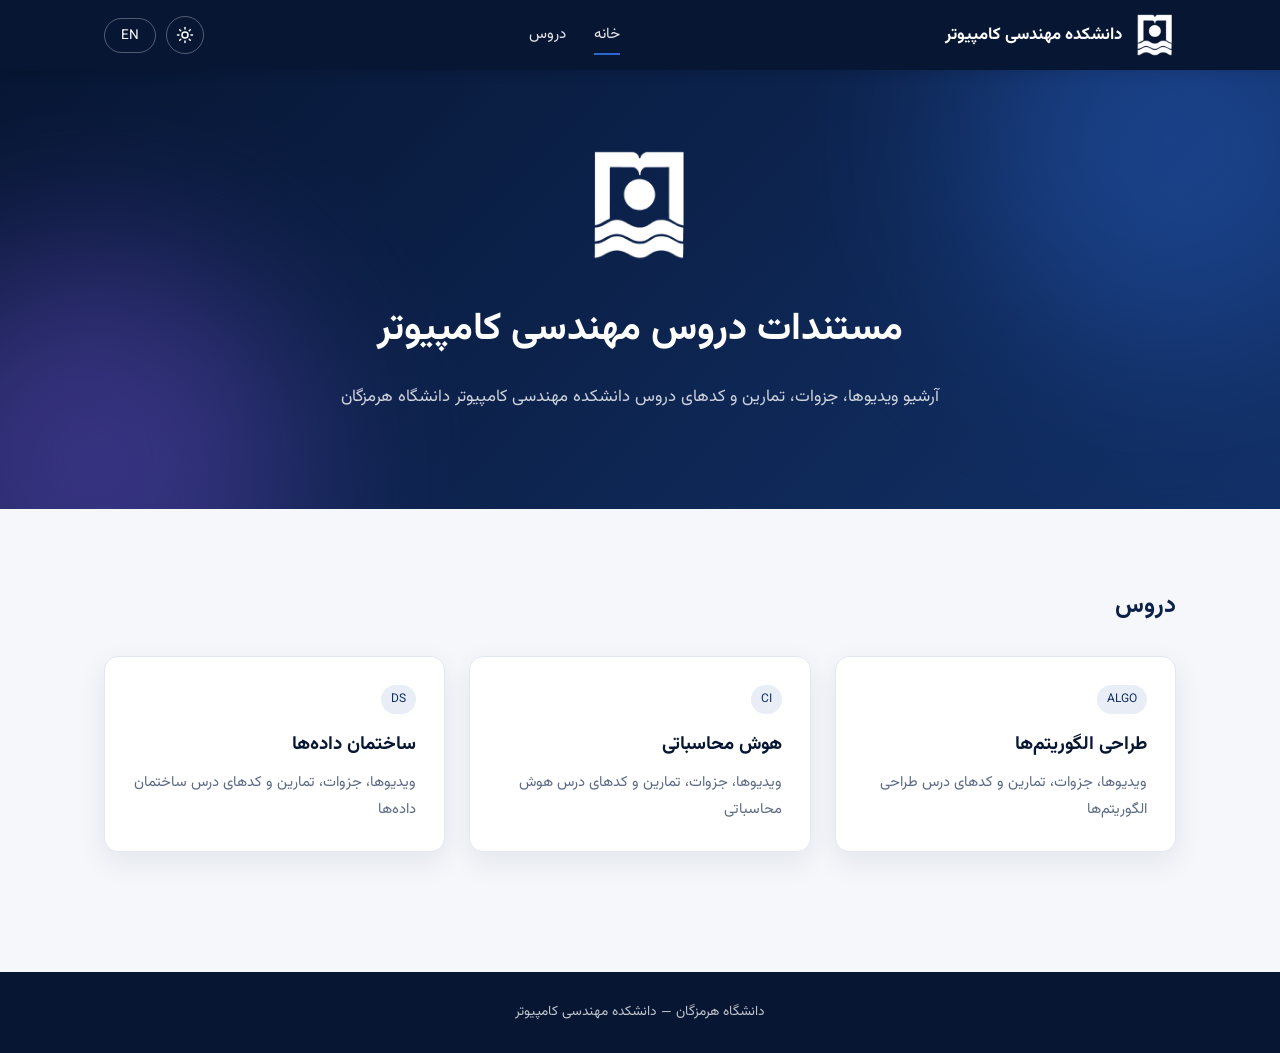
<file: index.html>
<!DOCTYPE html>
<html lang="fa" dir="rtl">
<head>
<meta charset="UTF-8">
<script>
(function () {
  var lang = localStorage.getItem("ece-docs-lang") || "fa";
  document.documentElement.lang = lang;
  document.documentElement.dir = lang === "fa" ? "rtl" : "ltr";
  document.documentElement.dataset.theme = localStorage.getItem("ece-docs-theme") || "light";
})();
</script>
<meta name="viewport" content="width=device-width, initial-scale=1.0">
<title data-fa="مستندات مهندسی کامپیوتر هرمزگان" data-en="Hormozgan ECE Docs">مستندات مهندسی کامپیوتر هرمزگان</title>
<link rel="icon" href="assets/img/logo-navy.png">
<link rel="preconnect" href="https://fonts.googleapis.com">
<link rel="preconnect" href="https://fonts.gstatic.com" crossorigin>
<link href="https://fonts.googleapis.com/css2?family=Vazirmatn:wght@400;600;700&display=swap" rel="stylesheet">
<link rel="stylesheet" href="assets/css/style.css">
</head>
<body>
<div id="scroll-progress"></div>
<header class="site-header">
  <div class="container">
    <a class="brand" href="index.html">
      <img src="assets/img/logo-white.png" alt="Hormozgan University logo">
      <span data-fa="دانشکده مهندسی کامپیوتر" data-en="Faculty of Computer Engineering">دانشکده مهندسی کامپیوتر</span>
    </a>
    <nav class="main-nav">
      <a href="index.html" class="active" data-fa="خانه" data-en="Home">خانه</a>
      <a href="#courses" data-fa="دروس" data-en="Courses">دروس</a>
    </nav>
    <div class="header-actions">
      <button class="theme-toggle" type="button" aria-label="تغییر پوسته">
        <svg class="icon-sun" viewBox="0 0 24 24" fill="none" stroke="currentColor" stroke-width="2" stroke-linecap="round"><circle cx="12" cy="12" r="4"></circle><path d="M12 2v2M12 20v2M4.93 4.93l1.41 1.41M17.66 17.66l1.41 1.41M2 12h2M20 12h2M4.93 19.07l1.41-1.41M17.66 6.34l1.41-1.41"></path></svg>
        <svg class="icon-moon" viewBox="0 0 24 24" fill="none" stroke="currentColor" stroke-width="2" stroke-linecap="round" stroke-linejoin="round"><path d="M21 12.79A9 9 0 1 1 11.21 3 7 7 0 0 0 21 12.79z"></path></svg>
      </button>
      <button class="lang-toggle" type="button">EN</button>
    </div>
  </div>
</header>

<section class="hero">
  <div class="hero-glow hero-glow-a"></div>
  <div class="hero-glow hero-glow-b"></div>
  <div class="container">
    <img class="hero-logo" src="assets/img/logo-white.png" alt="University of Hormozgan">
    <h1 data-fa="مستندات دروس مهندسی کامپیوتر" data-en="Computer Engineering Course Docs">مستندات دروس مهندسی کامپیوتر</h1>
    <p data-fa="آرشیو ویدیوها، جزوات، تمارین و کدهای دروس دانشکده مهندسی کامپیوتر دانشگاه هرمزگان" data-en="An archive of videos, notes, exercises, and code for the Faculty of Computer Engineering, University of Hormozgan">آرشیو ویدیوها، جزوات، تمارین و کدهای دروس دانشکده مهندسی کامپیوتر دانشگاه هرمزگان</p>
  </div>
</section>

<main class="container">
  <section id="courses" class="section">
    <h2 data-fa="دروس" data-en="Courses">دروس</h2>
    <div id="course-grid" class="course-grid"></div>
  </section>
</main>

<footer class="site-footer">
  <div class="container">
    <span data-fa="دانشگاه هرمزگان — دانشکده مهندسی کامپیوتر" data-en="University of Hormozgan — Faculty of Computer Engineering">دانشگاه هرمزگان — دانشکده مهندسی کامپیوتر</span>
  </div>
</footer>

<script src="assets/js/main.js" defer></script>
</body>
</html>
</file>
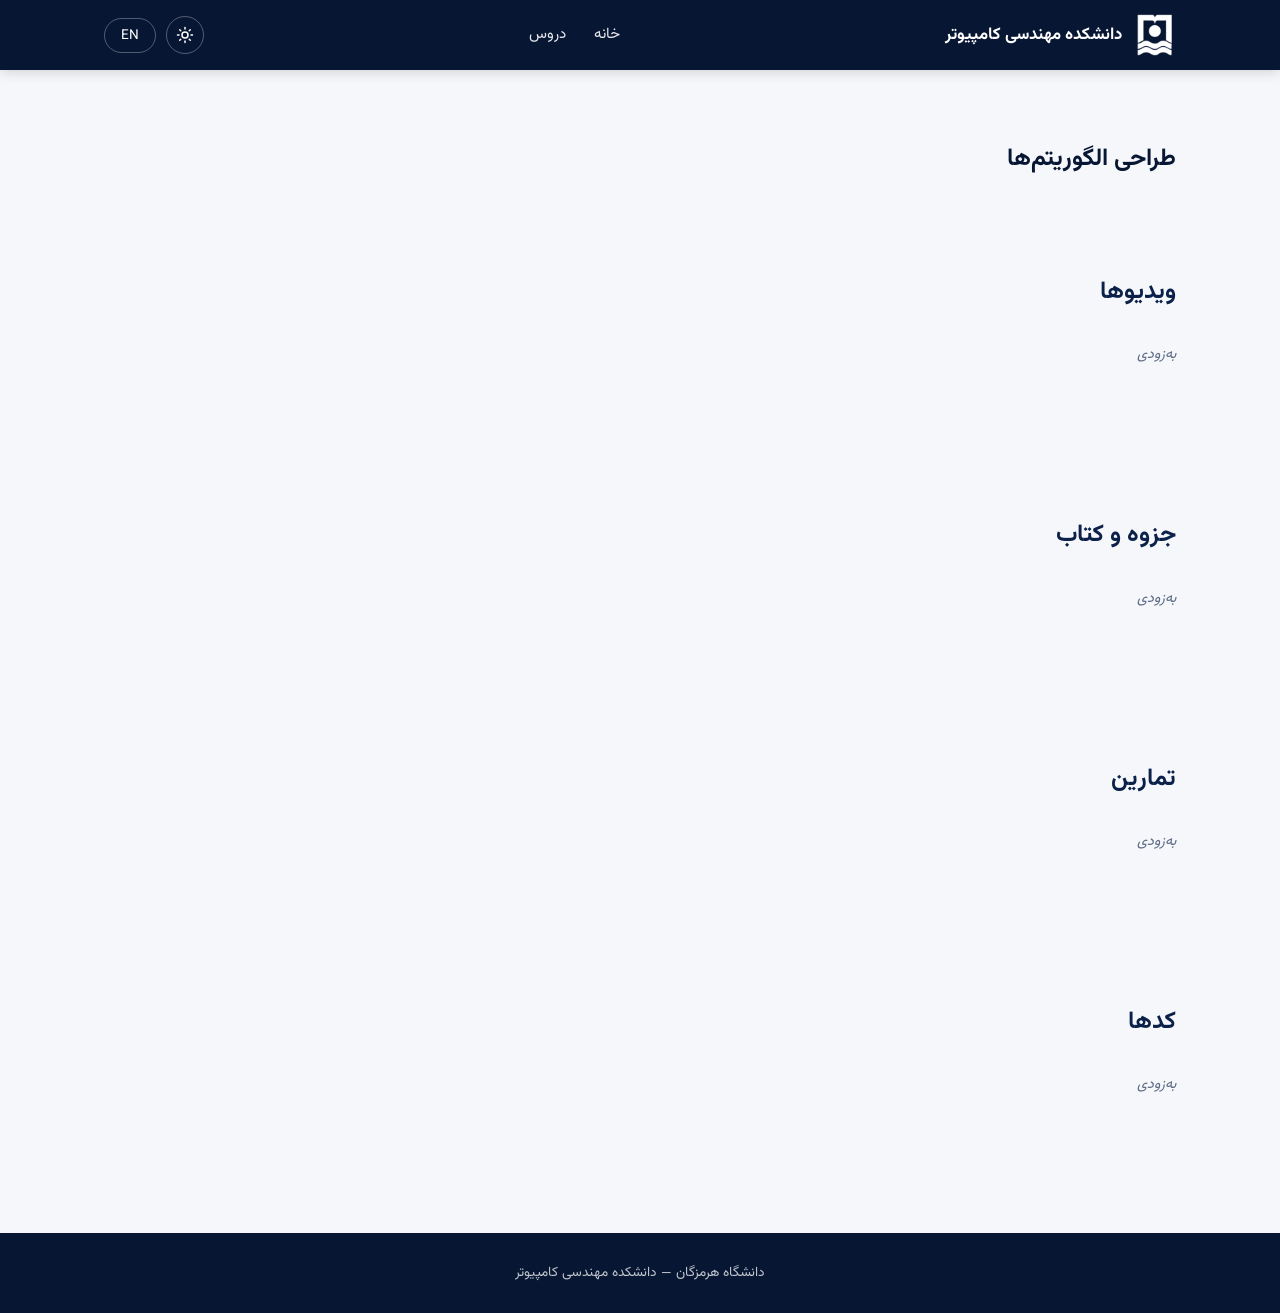
<file: courses/Algo/index.html>
<!DOCTYPE html>
<html lang="fa" dir="rtl">
<head>
<meta charset="UTF-8">
<script>
(function () {
  var lang = localStorage.getItem("ece-docs-lang") || "fa";
  document.documentElement.lang = lang;
  document.documentElement.dir = lang === "fa" ? "rtl" : "ltr";
  document.documentElement.dataset.theme = localStorage.getItem("ece-docs-theme") || "light";
})();
</script>
<meta name="viewport" content="width=device-width, initial-scale=1.0">
<title data-fa="طراحی الگوریتم‌ها | مستندات مهندسی کامپیوتر هرمزگان" data-en="Algorithm Design | Hormozgan ECE Docs">طراحی الگوریتم‌ها</title>
<link rel="icon" href="../../assets/img/logo-navy.png">
<link rel="preconnect" href="https://fonts.googleapis.com">
<link rel="preconnect" href="https://fonts.gstatic.com" crossorigin>
<link href="https://fonts.googleapis.com/css2?family=Vazirmatn:wght@400;600;700&display=swap" rel="stylesheet">
<link rel="stylesheet" href="../../assets/css/style.css">
</head>
<body>
<div id="scroll-progress"></div>
<header class="site-header">
  <div class="container">
    <a class="brand" href="../../index.html">
      <img src="../../assets/img/logo-white.png" alt="Hormozgan University logo">
      <span data-fa="دانشکده مهندسی کامپیوتر" data-en="Faculty of Computer Engineering">دانشکده مهندسی کامپیوتر</span>
    </a>
    <nav class="main-nav">
      <a href="../../index.html" data-fa="خانه" data-en="Home">خانه</a>
      <a href="../../index.html#courses" data-fa="دروس" data-en="Courses">دروس</a>
    </nav>
    <div class="header-actions">
      <button class="theme-toggle" type="button" aria-label="تغییر پوسته">
        <svg class="icon-sun" viewBox="0 0 24 24" fill="none" stroke="currentColor" stroke-width="2" stroke-linecap="round"><circle cx="12" cy="12" r="4"></circle><path d="M12 2v2M12 20v2M4.93 4.93l1.41 1.41M17.66 17.66l1.41 1.41M2 12h2M20 12h2M4.93 19.07l1.41-1.41M17.66 6.34l1.41-1.41"></path></svg>
        <svg class="icon-moon" viewBox="0 0 24 24" fill="none" stroke="currentColor" stroke-width="2" stroke-linecap="round" stroke-linejoin="round"><path d="M21 12.79A9 9 0 1 1 11.21 3 7 7 0 0 0 21 12.79z"></path></svg>
      </button>
      <button class="lang-toggle" type="button">EN</button>
    </div>
  </div>
</header>

<section class="course-header container">
  <h1 data-fa="طراحی الگوریتم‌ها" data-en="Algorithm Design">طراحی الگوریتم‌ها</h1>
</section>

<main class="container">
  <section class="section reveal">
    <h2 data-fa="ویدیوها" data-en="Videos">ویدیوها</h2>
    <div id="video-section-body"></div>
  </section>

  <section class="section reveal">
    <h2 data-fa="جزوه و کتاب" data-en="Notes &amp; Books">جزوه و کتاب</h2>
    <div id="notes-section-body"></div>
  </section>

  <section class="section reveal">
    <h2 data-fa="تمارین" data-en="Exercises">تمارین</h2>
    <div id="exercises-section-body"></div>
  </section>

  <section class="section reveal">
    <h2 data-fa="کدها" data-en="Code">کدها</h2>
    <div id="code-section-body"></div>
  </section>
</main>

<footer class="site-footer">
  <div class="container">
    <span data-fa="دانشگاه هرمزگان — دانشکده مهندسی کامپیوتر" data-en="University of Hormozgan — Faculty of Computer Engineering">دانشگاه هرمزگان — دانشکده مهندسی کامپیوتر</span>
  </div>
</footer>

<script src="../../assets/js/main.js" defer></script>
<script src="../../assets/js/course.js" defer></script>
</body>
</html>
</file>
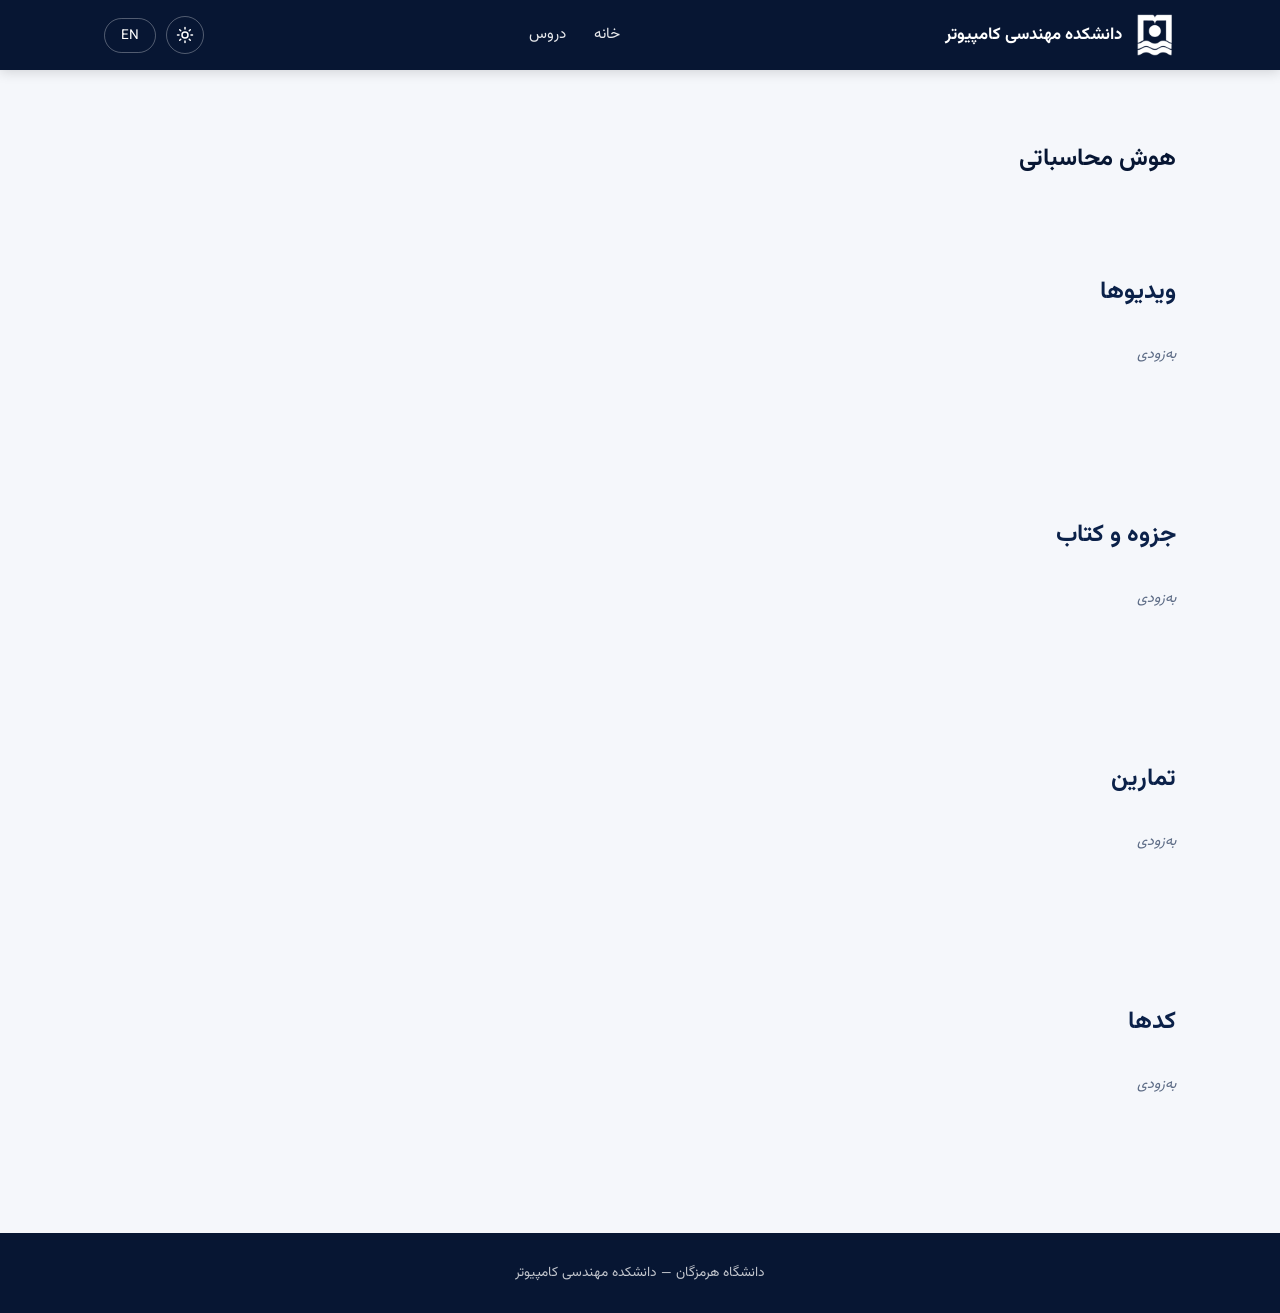
<file: courses/CI/index.html>
<!DOCTYPE html>
<html lang="fa" dir="rtl">
<head>
<meta charset="UTF-8">
<script>
(function () {
  var lang = localStorage.getItem("ece-docs-lang") || "fa";
  document.documentElement.lang = lang;
  document.documentElement.dir = lang === "fa" ? "rtl" : "ltr";
  document.documentElement.dataset.theme = localStorage.getItem("ece-docs-theme") || "light";
})();
</script>
<meta name="viewport" content="width=device-width, initial-scale=1.0">
<title data-fa="هوش محاسباتی | مستندات مهندسی کامپیوتر هرمزگان" data-en="Computational Intelligence | Hormozgan ECE Docs">هوش محاسباتی</title>
<link rel="icon" href="../../assets/img/logo-navy.png">
<link rel="preconnect" href="https://fonts.googleapis.com">
<link rel="preconnect" href="https://fonts.gstatic.com" crossorigin>
<link href="https://fonts.googleapis.com/css2?family=Vazirmatn:wght@400;600;700&display=swap" rel="stylesheet">
<link rel="stylesheet" href="../../assets/css/style.css">
</head>
<body>
<div id="scroll-progress"></div>
<header class="site-header">
  <div class="container">
    <a class="brand" href="../../index.html">
      <img src="../../assets/img/logo-white.png" alt="Hormozgan University logo">
      <span data-fa="دانشکده مهندسی کامپیوتر" data-en="Faculty of Computer Engineering">دانشکده مهندسی کامپیوتر</span>
    </a>
    <nav class="main-nav">
      <a href="../../index.html" data-fa="خانه" data-en="Home">خانه</a>
      <a href="../../index.html#courses" data-fa="دروس" data-en="Courses">دروس</a>
    </nav>
    <div class="header-actions">
      <button class="theme-toggle" type="button" aria-label="تغییر پوسته">
        <svg class="icon-sun" viewBox="0 0 24 24" fill="none" stroke="currentColor" stroke-width="2" stroke-linecap="round"><circle cx="12" cy="12" r="4"></circle><path d="M12 2v2M12 20v2M4.93 4.93l1.41 1.41M17.66 17.66l1.41 1.41M2 12h2M20 12h2M4.93 19.07l1.41-1.41M17.66 6.34l1.41-1.41"></path></svg>
        <svg class="icon-moon" viewBox="0 0 24 24" fill="none" stroke="currentColor" stroke-width="2" stroke-linecap="round" stroke-linejoin="round"><path d="M21 12.79A9 9 0 1 1 11.21 3 7 7 0 0 0 21 12.79z"></path></svg>
      </button>
      <button class="lang-toggle" type="button">EN</button>
    </div>
  </div>
</header>

<section class="course-header container">
  <h1 data-fa="هوش محاسباتی" data-en="Computational Intelligence">هوش محاسباتی</h1>
</section>

<main class="container">
  <section class="section reveal">
    <h2 data-fa="ویدیوها" data-en="Videos">ویدیوها</h2>
    <div id="video-section-body"></div>
  </section>

  <section class="section reveal">
    <h2 data-fa="جزوه و کتاب" data-en="Notes &amp; Books">جزوه و کتاب</h2>
    <div id="notes-section-body"></div>
  </section>

  <section class="section reveal">
    <h2 data-fa="تمارین" data-en="Exercises">تمارین</h2>
    <div id="exercises-section-body"></div>
  </section>

  <section class="section reveal">
    <h2 data-fa="کدها" data-en="Code">کدها</h2>
    <div id="code-section-body"></div>
  </section>
</main>

<footer class="site-footer">
  <div class="container">
    <span data-fa="دانشگاه هرمزگان — دانشکده مهندسی کامپیوتر" data-en="University of Hormozgan — Faculty of Computer Engineering">دانشگاه هرمزگان — دانشکده مهندسی کامپیوتر</span>
  </div>
</footer>

<script src="../../assets/js/main.js" defer></script>
<script src="../../assets/js/course.js" defer></script>
</body>
</html>
</file>
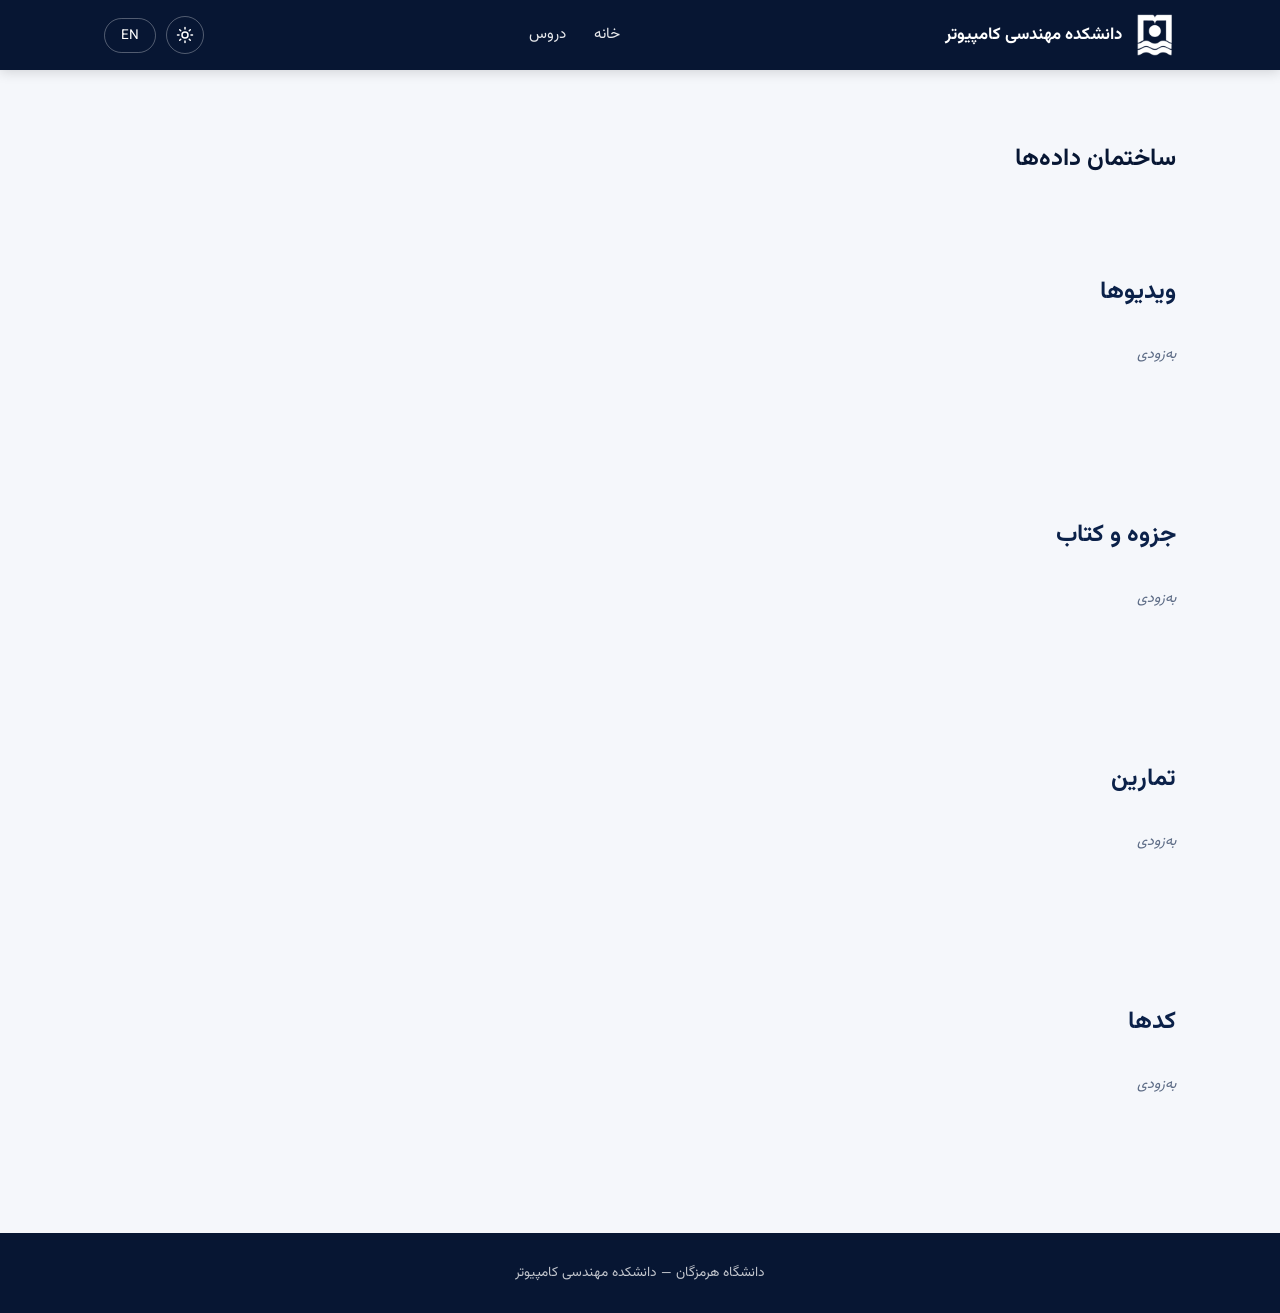
<file: courses/DS/index.html>
<!DOCTYPE html>
<html lang="fa" dir="rtl">
<head>
<meta charset="UTF-8">
<script>
(function () {
  var lang = localStorage.getItem("ece-docs-lang") || "fa";
  document.documentElement.lang = lang;
  document.documentElement.dir = lang === "fa" ? "rtl" : "ltr";
  document.documentElement.dataset.theme = localStorage.getItem("ece-docs-theme") || "light";
})();
</script>
<meta name="viewport" content="width=device-width, initial-scale=1.0">
<title data-fa="ساختمان داده‌ها | مستندات مهندسی کامپیوتر هرمزگان" data-en="Data Structures | Hormozgan ECE Docs">ساختمان داده‌ها</title>
<link rel="icon" href="../../assets/img/logo-navy.png">
<link rel="preconnect" href="https://fonts.googleapis.com">
<link rel="preconnect" href="https://fonts.gstatic.com" crossorigin>
<link href="https://fonts.googleapis.com/css2?family=Vazirmatn:wght@400;600;700&display=swap" rel="stylesheet">
<link rel="stylesheet" href="../../assets/css/style.css">
</head>
<body>
<div id="scroll-progress"></div>
<header class="site-header">
  <div class="container">
    <a class="brand" href="../../index.html">
      <img src="../../assets/img/logo-white.png" alt="Hormozgan University logo">
      <span data-fa="دانشکده مهندسی کامپیوتر" data-en="Faculty of Computer Engineering">دانشکده مهندسی کامپیوتر</span>
    </a>
    <nav class="main-nav">
      <a href="../../index.html" data-fa="خانه" data-en="Home">خانه</a>
      <a href="../../index.html#courses" data-fa="دروس" data-en="Courses">دروس</a>
    </nav>
    <div class="header-actions">
      <button class="theme-toggle" type="button" aria-label="تغییر پوسته">
        <svg class="icon-sun" viewBox="0 0 24 24" fill="none" stroke="currentColor" stroke-width="2" stroke-linecap="round"><circle cx="12" cy="12" r="4"></circle><path d="M12 2v2M12 20v2M4.93 4.93l1.41 1.41M17.66 17.66l1.41 1.41M2 12h2M20 12h2M4.93 19.07l1.41-1.41M17.66 6.34l1.41-1.41"></path></svg>
        <svg class="icon-moon" viewBox="0 0 24 24" fill="none" stroke="currentColor" stroke-width="2" stroke-linecap="round" stroke-linejoin="round"><path d="M21 12.79A9 9 0 1 1 11.21 3 7 7 0 0 0 21 12.79z"></path></svg>
      </button>
      <button class="lang-toggle" type="button">EN</button>
    </div>
  </div>
</header>

<section class="course-header container">
  <h1 data-fa="ساختمان داده‌ها" data-en="Data Structures">ساختمان داده‌ها</h1>
</section>

<main class="container">
  <section class="section reveal">
    <h2 data-fa="ویدیوها" data-en="Videos">ویدیوها</h2>
    <div id="video-section-body"></div>
  </section>

  <section class="section reveal">
    <h2 data-fa="جزوه و کتاب" data-en="Notes &amp; Books">جزوه و کتاب</h2>
    <div id="notes-section-body"></div>
  </section>

  <section class="section reveal">
    <h2 data-fa="تمارین" data-en="Exercises">تمارین</h2>
    <div id="exercises-section-body"></div>
  </section>

  <section class="section reveal">
    <h2 data-fa="کدها" data-en="Code">کدها</h2>
    <div id="code-section-body"></div>
  </section>
</main>

<footer class="site-footer">
  <div class="container">
    <span data-fa="دانشگاه هرمزگان — دانشکده مهندسی کامپیوتر" data-en="University of Hormozgan — Faculty of Computer Engineering">دانشگاه هرمزگان — دانشکده مهندسی کامپیوتر</span>
  </div>
</footer>

<script src="../../assets/js/main.js" defer></script>
<script src="../../assets/js/course.js" defer></script>
</body>
</html>
</file>
<file: assets/css/style.css>
:root {
  --navy-900: #071633;
  --navy-800: #0b2149;
  --navy-700: #123067;
  --navy-600: #1c4180;
  --navy-100: #e8edf6;
  --accent: #2f6fe0;
  --accent-2: #8b5cf6;
  --bg: #f5f7fb;
  --surface: #ffffff;
  --text: #101a2e;
  --text-muted: #5c6b85;
  --border: #e2e7f0;
  --badge-bg: var(--navy-100);
  --badge-text: var(--navy-700);
  --radius: 14px;
  --shadow: 0 10px 30px rgba(7, 22, 51, 0.08);
  --shadow-hover: 0 20px 45px rgba(47, 111, 224, 0.22);
  --transition: 220ms ease;
  --theme-transition: background-color 400ms ease, color 400ms ease, border-color 400ms ease;
  color-scheme: light;
}

:root[data-theme="dark"] {
  --accent: #7db8ff;
  --accent-2: #a78bfa;
  --bg: #060b16;
  --surface: #101a2e;
  --text: #e9edf7;
  --text-muted: #93a0bf;
  --border: rgba(255, 255, 255, 0.1);
  --badge-bg: rgba(125, 184, 255, 0.14);
  --badge-text: #9cc9ff;
  --shadow: 0 10px 30px rgba(0, 0, 0, 0.5);
  --shadow-hover: 0 22px 50px rgba(125, 184, 255, 0.25);
  color-scheme: dark;
}

* { box-sizing: border-box; }

html, body { margin: 0; padding: 0; }

body {
  font-family: "Vazirmatn", "Segoe UI", Tahoma, sans-serif;
  background: var(--bg);
  color: var(--text);
  line-height: 1.8;
  -webkit-font-smoothing: antialiased;
  opacity: 0;
  animation: page-fade 500ms ease forwards;
  transition: var(--theme-transition);
}

@keyframes page-fade {
  to { opacity: 1; }
}

a { color: inherit; text-decoration: none; }

.container {
  max-width: 1120px;
  margin-inline: auto;
  padding-inline: 24px;
}

#scroll-progress {
  position: fixed;
  top: 0;
  left: 0;
  height: 3px;
  width: 0%;
  background: linear-gradient(90deg, var(--accent), var(--accent-2));
  z-index: 100;
  transition: width 120ms linear;
}

.site-header {
  position: sticky;
  top: 0;
  z-index: 50;
  background: var(--navy-900);
  color: #fff;
  box-shadow: 0 2px 12px rgba(0, 0, 0, 0.15);
}

.site-header .container {
  display: flex;
  align-items: center;
  justify-content: space-between;
  padding-block: 14px;
  gap: 16px;
  flex-wrap: wrap;
}

.brand {
  display: flex;
  align-items: center;
  gap: 12px;
  font-weight: 700;
  font-size: 1.05rem;
}

.brand img {
  height: 42px;
  width: 42px;
  object-fit: contain;
  animation: logo-float 4s ease-in-out infinite;
}

@keyframes logo-float {
  0%, 100% { transform: translateY(0); }
  50% { transform: translateY(-4px); }
}

.main-nav {
  display: flex;
  align-items: center;
  gap: 28px;
}

.main-nav a {
  position: relative;
  font-size: 0.95rem;
  opacity: 0.9;
  padding-block: 4px;
}

.main-nav a::after {
  content: "";
  position: absolute;
  inset-inline-start: 0;
  bottom: -2px;
  height: 2px;
  width: 0;
  background: var(--accent);
  transition: width var(--transition);
}

.main-nav a:hover::after,
.main-nav a.active::after {
  width: 100%;
}

.header-actions {
  display: flex;
  align-items: center;
  gap: 10px;
}

.lang-toggle {
  border: 1px solid rgba(255, 255, 255, 0.3);
  background: transparent;
  color: #fff;
  border-radius: 999px;
  padding: 6px 16px;
  font-family: inherit;
  font-size: 0.85rem;
  cursor: pointer;
  transition: transform var(--transition), background var(--transition);
}

.lang-toggle:hover { background: rgba(255, 255, 255, 0.12); }
.lang-toggle:active { transform: scale(0.94); }

.theme-toggle {
  position: relative;
  width: 38px;
  height: 38px;
  border-radius: 999px;
  border: 1px solid rgba(255, 255, 255, 0.3);
  background: transparent;
  cursor: pointer;
  display: flex;
  align-items: center;
  justify-content: center;
  overflow: hidden;
  transition: transform var(--transition), background var(--transition);
}

.theme-toggle:hover { background: rgba(255, 255, 255, 0.12); }
.theme-toggle:active { transform: scale(0.9); }

.theme-toggle svg {
  position: absolute;
  top: 0;
  right: 0;
  bottom: 0;
  left: 0;
  margin: auto;
  width: 18px;
  height: 18px;
  color: #fff;
  transition: transform 420ms ease, opacity 420ms ease;
}

.theme-toggle .icon-sun {
  opacity: 1;
  transform: rotate(0deg) scale(1);
}

.theme-toggle .icon-moon {
  opacity: 0;
  transform: rotate(-90deg) scale(0.5);
}

:root[data-theme="dark"] .theme-toggle .icon-sun {
  opacity: 0;
  transform: rotate(90deg) scale(0.5);
}

:root[data-theme="dark"] .theme-toggle .icon-moon {
  opacity: 1;
  transform: rotate(0deg) scale(1);
}

.hero {
  position: relative;
  background: linear-gradient(135deg, var(--navy-900), var(--navy-700));
  color: #fff;
  padding-block: 80px;
  text-align: center;
  overflow: hidden;
}

.hero-glow {
  position: absolute;
  width: 420px;
  height: 420px;
  border-radius: 50%;
  filter: blur(90px);
  opacity: 0.35;
  pointer-events: none;
}

.hero-glow-a {
  background: var(--accent);
  top: -140px;
  inset-inline-start: -100px;
  animation: drift-a 16s ease-in-out infinite alternate;
}

.hero-glow-b {
  background: var(--accent-2);
  bottom: -160px;
  inset-inline-end: -120px;
  animation: drift-b 20s ease-in-out infinite alternate;
}

@keyframes drift-a {
  from { transform: translate(0, 0); }
  to { transform: translate(60px, 40px); }
}

@keyframes drift-b {
  from { transform: translate(0, 0); }
  to { transform: translate(-50px, -30px); }
}

.hero .container {
  position: relative;
  z-index: 1;
}

.hero img.hero-logo {
  height: 110px;
  margin-bottom: 24px;
  animation: hero-in 700ms ease both, logo-float 5s ease-in-out 700ms infinite;
}

.hero h1 {
  font-size: clamp(1.6rem, 3vw, 2.6rem);
  margin: 0 0 12px;
  animation: hero-in 700ms ease 150ms both;
}

.hero p {
  color: rgba(255, 255, 255, 0.8);
  max-width: 620px;
  margin-inline: auto;
  font-size: 1.05rem;
  animation: hero-in 700ms ease 300ms both;
}

@keyframes hero-in {
  from { opacity: 0; transform: translateY(18px); }
  to { opacity: 1; transform: translateY(0); }
}

.section {
  padding-block: 56px;
}

.section h2 {
  font-size: 1.5rem;
  margin-bottom: 28px;
  color: var(--navy-800);
}

:root[data-theme="dark"] .section h2 {
  color: var(--text);
}

.reveal {
  opacity: 0;
  transform: translateY(24px);
  transition: opacity 600ms ease, transform 600ms ease;
}

.reveal.is-visible {
  opacity: 1;
  transform: translateY(0);
}

.course-grid {
  display: grid;
  grid-template-columns: repeat(auto-fit, minmax(260px, 1fr));
  gap: 24px;
}

.course-card {
  background: var(--surface);
  border: 1px solid var(--border);
  border-radius: var(--radius);
  padding: 28px;
  box-shadow: var(--shadow);
  transition: transform var(--transition), box-shadow var(--transition), var(--theme-transition);
  display: block;
}

.course-card:hover {
  transform: translateY(-6px) scale(1.01);
  box-shadow: var(--shadow-hover);
}

.course-card .badge {
  display: inline-block;
  background: var(--badge-bg);
  color: var(--badge-text);
  font-size: 0.75rem;
  padding: 4px 10px;
  border-radius: 999px;
  margin-bottom: 14px;
  transition: var(--theme-transition);
}

.course-card h3 {
  margin: 0 0 8px;
  color: var(--navy-900);
}

:root[data-theme="dark"] .course-card h3 {
  color: var(--text);
}

.course-card p {
  color: var(--text-muted);
  font-size: 0.92rem;
  margin: 0;
}

.course-header {
  padding-block: 48px 8px;
}

.course-header h1 {
  color: var(--navy-900);
  margin-bottom: 6px;
}

:root[data-theme="dark"] .course-header h1 {
  color: var(--text);
}

.player-wrap {
  display: grid;
  grid-template-columns: 2fr 1fr;
  gap: 24px;
  align-items: start;
}

@media (max-width: 760px) {
  .player-wrap { grid-template-columns: 1fr; }
}

video#player {
  width: 100%;
  border-radius: var(--radius);
  background: #000;
  box-shadow: var(--shadow);
}

.download-link {
  display: inline-flex;
  align-items: center;
  gap: 8px;
  margin-top: 14px;
  color: var(--accent);
  font-weight: 600;
  font-size: 0.9rem;
}

.session-list {
  list-style: none;
  margin: 0;
  padding: 0;
  display: flex;
  flex-direction: column;
  gap: 10px;
}

.session-list li button {
  width: 100%;
  text-align: start;
  background: var(--surface);
  color: var(--text);
  border: 1px solid var(--border);
  border-radius: 10px;
  padding: 12px 16px;
  font-family: inherit;
  font-size: 0.9rem;
  cursor: pointer;
  transition: border-color var(--transition), background var(--transition), var(--theme-transition);
}

.session-list li button:hover {
  border-color: var(--accent);
}

.session-list li button.active {
  background: var(--navy-900);
  color: #fff;
  border-color: var(--navy-900);
}

.resource-list {
  list-style: none;
  margin: 0;
  padding: 0;
  display: grid;
  grid-template-columns: repeat(auto-fit, minmax(220px, 1fr));
  gap: 14px;
}

.resource-list li a {
  display: block;
  background: var(--surface);
  color: var(--text);
  border: 1px solid var(--border);
  border-radius: 10px;
  padding: 14px 16px;
  font-size: 0.92rem;
  transition: transform var(--transition), border-color var(--transition), box-shadow var(--transition), var(--theme-transition);
}

.resource-list li a:hover {
  transform: translateY(-3px);
  border-color: var(--accent);
  box-shadow: var(--shadow-hover);
}

.placeholder {
  color: var(--text-muted);
  font-size: 0.9rem;
  font-style: italic;
}

.site-footer {
  background: var(--navy-900);
  color: rgba(255, 255, 255, 0.75);
  text-align: center;
  padding-block: 28px;
  margin-top: 64px;
  font-size: 0.85rem;
}

@media (prefers-reduced-motion: reduce) {
  *, *::before, *::after {
    animation-duration: 0.01ms !important;
    animation-iteration-count: 1 !important;
    transition-duration: 0.01ms !important;
  }
}
</file>
